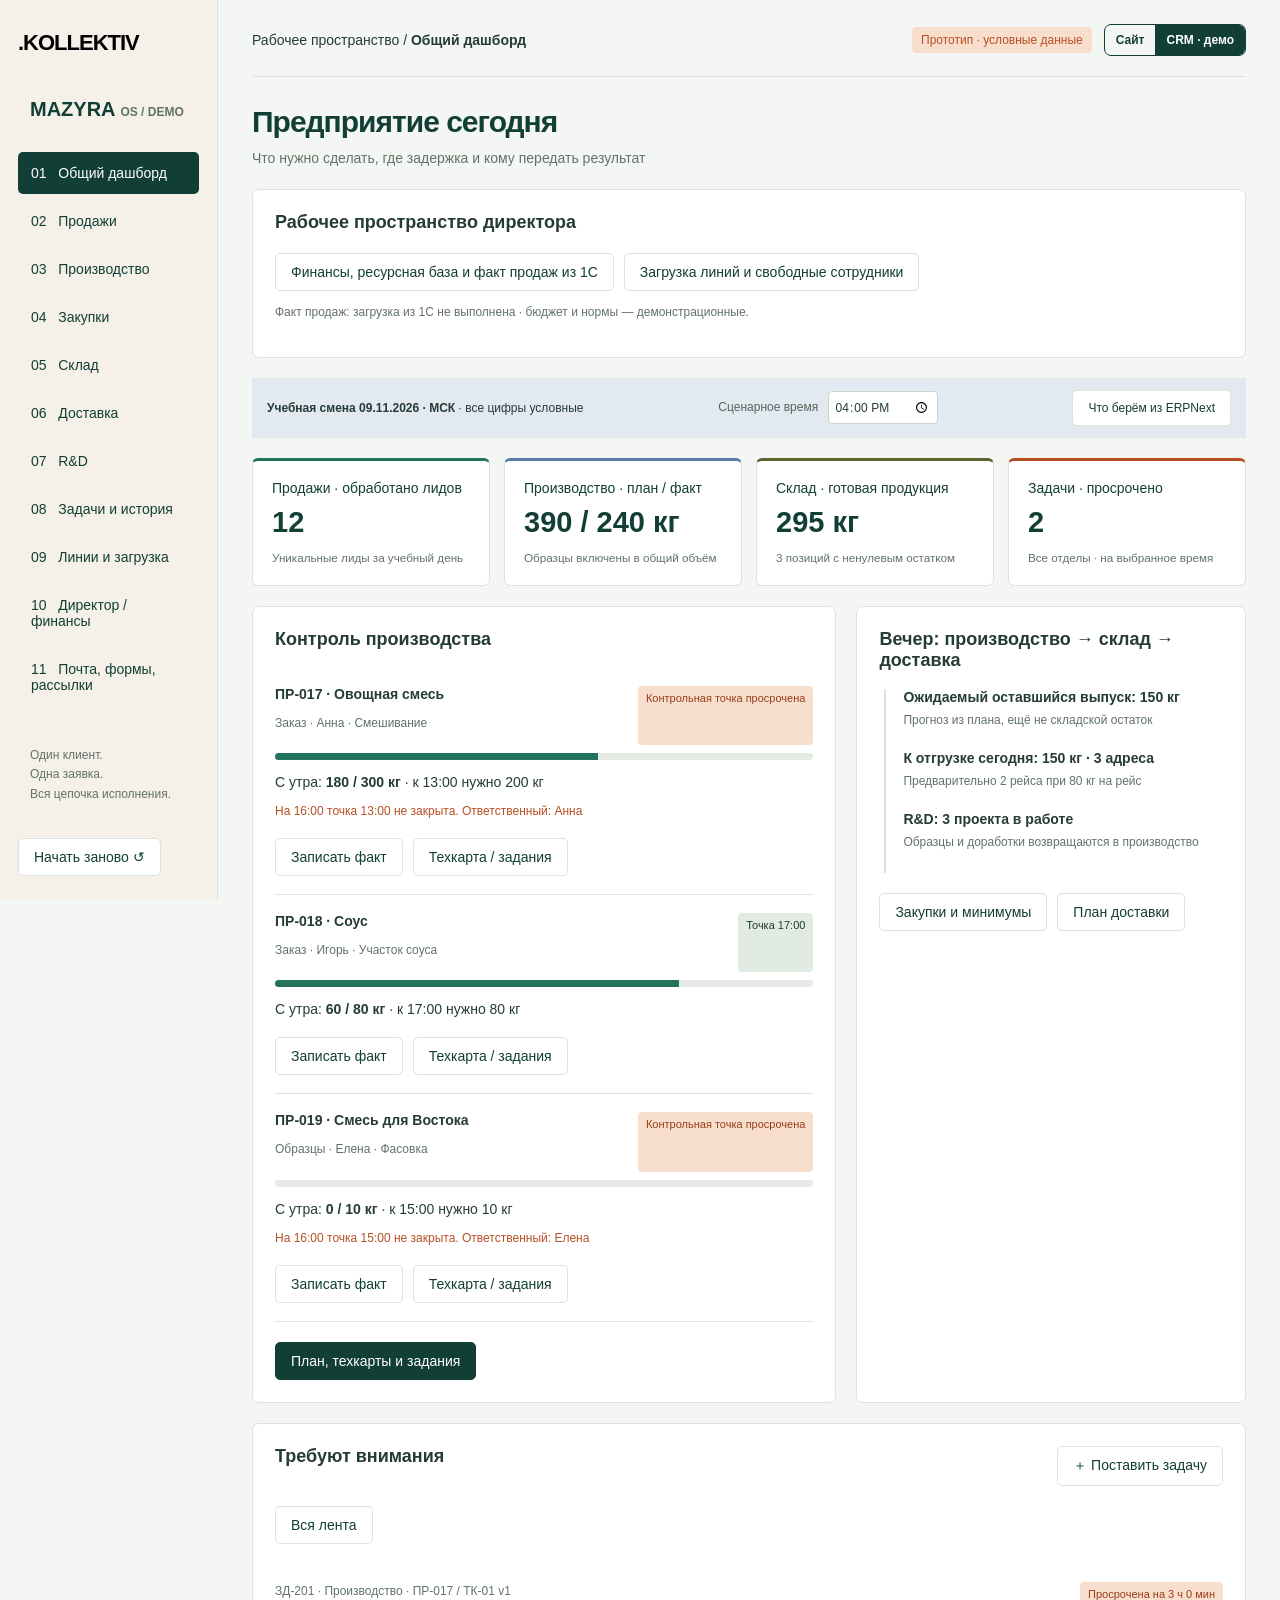
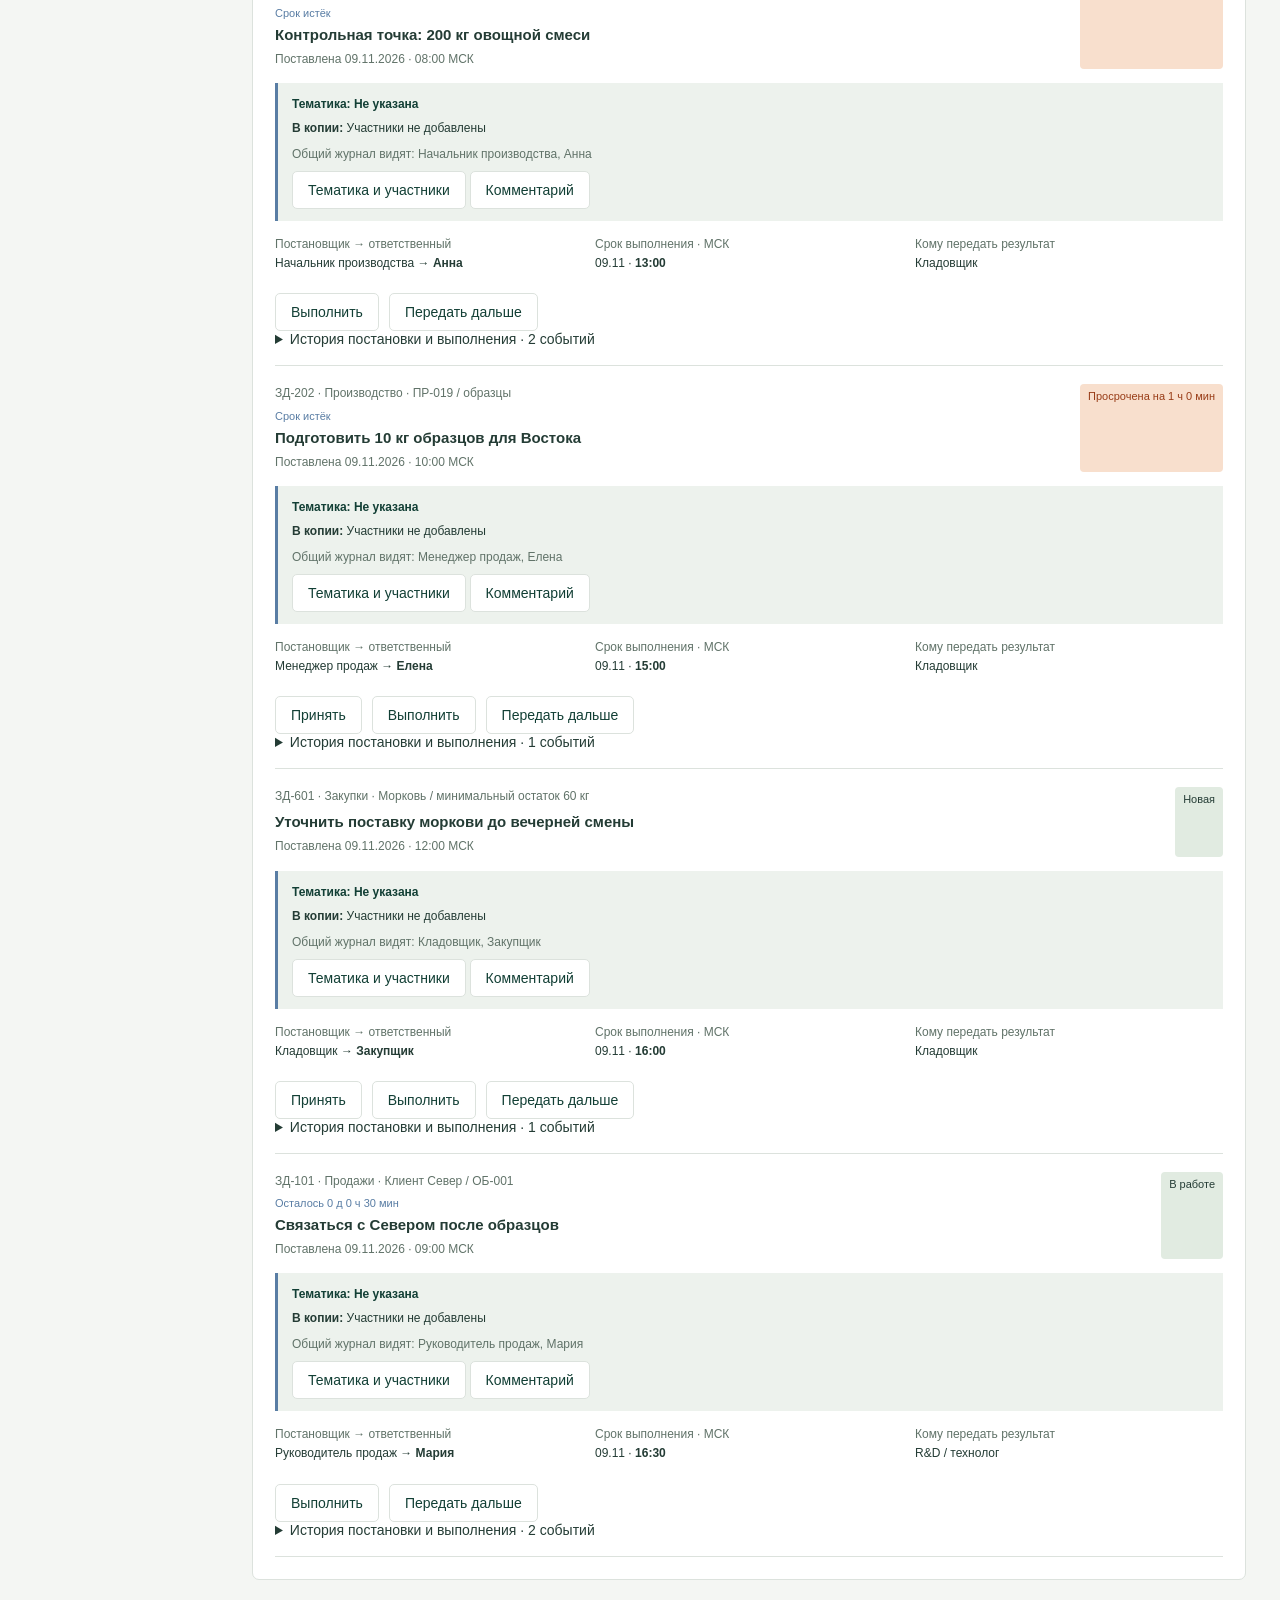
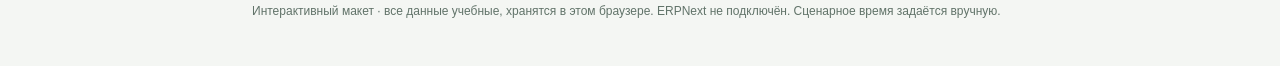
<file: crm/index.html>
<!doctype html><html lang="ru"><meta charset="utf-8"><meta name="viewport" content="width=device-width,initial-scale=1"><title>MAZYRA · рабочий прототип</title>
<style>
:root{--green:#123f35;--paper:#f5f1e9;--orange:#b64f24;--blue:#597da4;--line:#dce2dd}*{box-sizing:border-box}body{margin:0;background:#f4f6f3;color:#243c35;font:14px Arial,sans-serif}button,input,select,textarea{font:inherit}button{cursor:pointer;border:1px solid var(--line);border-radius:5px;padding:10px 15px;background:white;color:var(--green)}button:hover{border-color:var(--green)}button:focus-visible,input:focus-visible,select:focus-visible,textarea:focus-visible{outline:3px solid #ef8958;outline-offset:2px}.primary{background:var(--green);color:white;border-color:var(--green)}.shell{display:grid;grid-template-columns:218px 1fr;min-height:100vh}aside{background:var(--paper);border-right:1px solid var(--line);padding:30px 18px;position:sticky;top:0;height:100vh}.logo{color:#000;font-size:22px;font-weight:900;letter-spacing:-1px}.brand{margin:42px 12px 24px;font-size:20px;font-weight:bold;color:var(--green)}.sub{font-size:12px;color:#617369;line-height:1.6}nav button{display:block;width:100%;text-align:left;margin:6px 0;border:0;background:transparent;padding:13px}nav button.active{background:var(--green);color:white}main{padding:24px 34px;min-width:0}header{display:flex;justify-content:space-between;align-items:center;border-bottom:1px solid var(--line);padding-bottom:20px}.tag{display:inline-block;background:#e1ebe1;color:#123f35;padding:6px 9px;border-radius:4px;font-size:12px}.demo{color:var(--orange);background:#f8dfcd}.heading{display:flex;justify-content:space-between;align-items:center;margin:28px 0 20px;gap:16px}h1{font-size:30px;letter-spacing:-1px;margin:0 0 8px;color:var(--green)}h2{font-size:18px;margin:0 0 18px}h3{font-size:14px;margin:0 0 12px}.muted{color:#617369;line-height:1.6}.grid{display:grid;grid-template-columns:1.5fr 1fr;gap:20px}.panel{background:white;border:1px solid var(--line);border-radius:7px;padding:22px;margin-bottom:20px}.strip{display:flex;gap:6px;margin-bottom:24px;overflow:auto}.step{flex:1;min-width:110px;border-top:4px solid #dce2dd;padding:12px 8px;font-size:12px;line-height:1.5}.step.done{border-color:#24745d}.step.current{border-color:#b64f24;background:#f8dfcd}.kanban{display:grid;grid-template-columns:repeat(4,1fr);gap:12px}.lane{background:#edf1ec;border-radius:5px;padding:14px;min-height:220px}.deal{display:block;background:white;border:1px solid var(--line);padding:14px;margin:16px 0;text-align:left;width:100%;line-height:1.7}.event{border-left:2px solid #dce2dd;padding:0 0 20px 17px;margin-left:5px}.event b{display:block;margin-bottom:6px}.actions{display:flex;gap:10px;flex-wrap:wrap;margin-top:20px}table{width:100%;border-collapse:collapse;text-align:left;font-size:13px}th{font-weight:normal;color:#617369;background:#f5f7f4}td,th{padding:13px 10px;border-bottom:1px solid var(--line)}label{display:block;font-size:12px;color:#53665d;margin:14px 0 6px}input,select,textarea{width:100%;padding:10px;border:1px solid #c9d4cb;border-radius:4px;background:white;color:#243c35}textarea{min-height:90px}.fields{display:grid;grid-template-columns:1fr 1fr;gap:0 16px}.metric{font-size:28px;color:var(--green);margin:10px 0}.note{padding:13px 16px;background:#e2e9f0;border-left:3px solid #597da4;line-height:1.6;margin:16px 0}.gantt{min-width:750px}.gantt-head,.gantt-row{display:grid;grid-template-columns:190px 1fr;align-items:center;border-bottom:1px solid var(--line);min-height:80px}.hours{display:grid;grid-template-columns:repeat(8,1fr);font-size:11px;color:#617369}.track{position:relative;height:65px;background:repeating-linear-gradient(to right,transparent 0,transparent calc(12.5% - 1px),#e5eae5 calc(12.5% - 1px),#e5eae5 12.5%)}.bar{position:absolute;top:10px;height:42px;border:0;padding:6px 10px;overflow:hidden;text-align:left;font-size:12px;color:white}.scroll{overflow:auto}.station small{display:block;color:#617369;margin-top:7px}.people{display:grid;grid-template-columns:repeat(3,1fr);gap:12px}.person{padding:16px;background:#f4f6f3;line-height:1.8}.badge{color:#b64f24;font-size:12px}dialog{border:1px solid var(--line);border-radius:8px;width:600px;max-width:95vw;padding:26px}dialog::backdrop{background:#123f3560}.close{float:right}#toast{position:fixed;bottom:24px;right:24px;background:var(--green);color:white;padding:18px 24px;border-radius:6px;display:none;max-width:430px;z-index:10}.footer{margin:24px 0;color:#617369;font-size:12px}@media(max-width:1000px){.grid,.kanban{grid-template-columns:1fr 1fr}.shell{grid-template-columns:170px 1fr}main{padding:20px}.people{grid-template-columns:1fr}}@media(max-width:700px){.shell{display:block}aside{position:static;height:auto;padding:16px}.brand{margin:15px 0}nav{display:flex;overflow:auto}nav button{width:auto;white-space:nowrap}.grid,.kanban,.fields{grid-template-columns:1fr}header{gap:12px}.heading{align-items:flex-start;flex-direction:column}h1{font-size:26px}}@media print{aside,header,.heading,.strip,.actions,.footer,dialog,#toast{display:none!important}.shell{display:block}main{padding:0}.panel{break-inside:avoid}body{background:white}}
@media print{body.printing-task .shell{display:none!important}body.printing-task dialog[open]{display:block!important;position:static;width:100%;max-width:none;border:0}dialog button{display:none!important}}
.platform-return{position:fixed;right:20px;bottom:16px;z-index:30;background:#123f35;color:#fff;padding:11px 16px;border-radius:6px;text-decoration:none;font:13px Arial;box-shadow:0 2px 10px #0002}.platform-return:focus-visible{outline:3px solid #ef8958;outline-offset:3px}@media(max-width:700px){.platform-return{right:10px;bottom:8px;font-size:11px;padding:8px 10px}} </style><link rel="stylesheet" href="operations.css?v=communications-1"><div class="shell"><aside><div class="logo">.KOLLEKTIV</div><div class="brand">MAZYRA <span class="sub">OS / DEMO</span></div><nav id="nav"></nav><p class="sub" style="margin:34px 12px">Один клиент.<br>Одна заявка.<br>Вся цепочка исполнения.</p><button onclick="resetDemo()">Начать заново ↺</button></aside><main><header><span>Рабочее пространство / <b id="role">Продажи</b></span><div class="crm-header-actions"><span class="tag demo">Прототип · условные данные</span><nav class="platform-switch" aria-label="Переключение площадки"><a href="../">Сайт</a><a href="./" aria-current="page">CRM · демо</a></nav></div></header><div id="view"></div><div class="footer">Локальный макет · без подключения к почте, складу и учётной системе. Переключение экранов демонстрирует роли и не является разграничением доступа.</div></main></div><dialog id="modal"></dialog><div id="toast" role="status"></div>
<script>
const names=['Продажи','Производство','Склад','Доставка','Обратная связь / R&D'];let page=0;let state={stage:0,request:null,person:'Анна',feedback:'',rd:false,delivery:'Курьер',repeat:false};
const stages=['Заявка','Состав и склад','Комплектация','Изготовление','Готово на складе','Доставка','Обратная связь'];
function toast(t){let e=document.querySelector('#toast');e.textContent=t;e.style.display='block';clearTimeout(window.timer);window.timer=setTimeout(()=>e.style.display='none',4500)}
function go(n){page=n;render()}function advance(n,msg){state.stage=n;render();toast(msg)}function strip(){return '<div class="strip">'+stages.map((s,i)=>`<div class="step ${i<state.stage?'done':i===state.stage?'current':''}">0${i+1}<br>${s}</div>`).join('')+'</div>'}function heading(t,s,action=''){return `<div class="heading"><div><h1>${t}</h1><div class="muted">${s}</div></div>${action}</div>`}function btn(t,a,primary=true){return `<button class="${primary?'primary':''}" onclick="${a}">${t}</button>`}function req(){return state.request?`${state.repeat?'Заказ':'Образцы'} · ${safe(state.request.product)} · ${state.request.count} уп. × ${state.request.weight} кг`:'Заявка ещё не отправлена'}
function render(){document.querySelector('#role').textContent=names[page];document.querySelector('#nav').innerHTML=names.map((n,i)=>`<button class="${page===i?'active':''}" onclick="go(${i})">0${i+1} &nbsp; ${n}</button>`).join('');document.querySelector('#view').innerHTML=[sales,production,warehouse,delivery,feedback][page]();}
function sales(){return heading('От первого контакта — к заказу','Клиент, письма, звонки и исполнение в одном рабочем пространстве',btn('＋ Заявка на образцы','sampleForm()'))+`<div class="kanban">${['База / контакт','Диалог и интерес','Образцы и отзыв','Заказ / повтор'].map((x,i)=>`<section class="lane"><h3><span style="color:${['#24745d','#597da4','#b64f24','#586531'][i]}">0${i+1}</span> ${x}</h3>${i===(state.repeat?3:state.request?2:1)?'<button class="deal" onclick="sampleForm()"><b>Север · тестовый клиент</b><br>Овощная смесь с соусом<br><span class="tag">'+(state.request?stages[state.stage]:'Обсуждаем образцы')+'</span></button>':'<span class="sub">Нет других сделок в демо</span>'}</section>`).join('')}</div><div class="grid" style="margin-top:20px"><section class="panel"><h2>Север / единая история</h2><div class="event"><b>Письмо · знакомство с ассортиментом</b><span class="muted">Предложили смеси и новинки. Контакт: тестовый закупщик.</span></div><div class="event"><b>Звонок · интерес к образцам</b><span class="muted">Нужна смесь с соусом, фасовка по 1 кг.</span></div>${state.request?'<div class="event"><b>'+req()+'</b><span class="tag">'+stages[state.stage]+'</span></div>':''}${state.feedback?'<div class="event"><b>Отзыв клиента</b><span id="safe-feedback"></span></div>':''}<div class="actions">${btn('Записать звонок',"activity('Звонок')",false)}${btn('Записать письмо',"activity('Письмо')",false)}</div><div id="activities"></div></section><section class="panel"><h2>Следующее действие</h2><p class="muted">${state.stage>=6?'Узнать про образцы: получить отзыв и договориться о заказе.':state.request?'Контролировать исполнение заявки. После вручения появится задача получить отзыв.':'Уточнить состав и отправить заявку начальнику производства.'}</p>${state.stage>=6?btn('Узнать про образцы','go(4)'):btn(state.request?'Открыть исполнение':'Создать заявку',state.request?'go(1)':'sampleForm()')}<hr style="border:0;border-top:1px solid #dce2dd;margin:24px 0"><h3>Заявки и заказы</h3><p>${req()}</p><span class="sub">Переписка здесь демонстрационная; отправка писем не подключена.</span></section></div>`}
function sampleForm(){document.querySelector('#modal').innerHTML=`<button class="close" onclick="modal.close()">Закрыть</button><h2>Заявка на образцы</h2><p class="muted">Север · менеджер Мария · данные учебные</p><form onsubmit="sendSample(event)"><label>Наименование *</label><input name="product" required value="Овощная смесь с соусом"><div class="fields"><div><label>Вес упаковки, кг *</label><input name="weight" type="number" min="0.01" step="0.01" value="1" required></div><div><label>Количество упаковок *</label><input name="count" type="number" min="1" step="1" value="10" required></div><div><label>Себестоимость, за упаковку</label><input disabled value="Требует расчёта по партиям"></div><div><label>Цена продажи, за упаковку *</label><input name="price" type="number" min="0" step="0.01" value="0" required></div><div><label>Желаемая дата *</label><input name="date" type="date" required value="2026-11-12"></div><div><label>Образцы *</label><select name="payment"><option>Бесплатные</option><option>Платные</option></select></div></div><label>Получатель и адрес *</label><input name="address" required value="Тестовый закупщик · демонстрационный адрес"><div class="actions"><button class="primary">Отправить запрос</button></div></form>`;document.querySelector('#modal').showModal()}
function sendSample(e){e.preventDefault();state.request=Object.fromEntries(new FormData(e.target));state.stage=1;document.querySelector('#modal').close();go(1);toast('Заявка № О-001 передана начальнику производства')}
function production(){if(!state.request)return heading('Производство','Начните с заявки менеджера')+btn('Создать заявку','sampleForm()');return heading('Производство / О-001',req(),btn('Печать заданий','printTasks()',false))+strip()+`<div class="grid"><section class="panel"><h2>Состав и технологическая карта</h2><span class="tag">ТК-01 · версия 1 · демонстрация</span><p class="muted">Общий вес: ${(Number(state.request.count)*Number(state.request.weight)).toFixed(2)} кг. Учебная рецептура: 80% смеси + 20% соуса.</p><table><tr><th>Компонент</th><th>Доля</th><th>Маршрут</th></tr><tr><td>Овощная основа</td><td>80%</td><td>Подготовка → смешивание</td></tr><tr><td>Соус</td><td>20%</td><td>Параллельный участок соуса</td></tr><tr><td>Упаковка</td><td>${state.request.count} шт.</td><td>Фасовка и маркировка</td></tr></table><div class="actions">${state.stage===1?btn('Передать на проверку склада',"advance(2,'Склад получил состав и потребность');go(2)"):btn('Открыть комплектование','go(2)',false)}${state.stage===3?btn('Завершить изготовление',"advance(4,'Готовая продукция передана на приёмку склада')"):''}</div></section><section class="panel"><h2>Подготовка рабочих мест</h2><p class="muted">Начальник производства распределяет сырьё, ассортимент и инструмент по станциям. Склад комплектует партии; сотрудники получают задания.</p><p>01 &nbsp; Подготовка: ножи, весы, лотки</p><p>02 &nbsp; Смешивание: смеситель, мерная тара</p><p>03 &nbsp; Соус: котёл, мерный инструмент</p><p>04 &nbsp; Фасовка: весы, упаковка, этикетки</p></section></div><section class="panel"><h2>Маршрутизация производства</h2><p class="muted">Учебная смена · 4 станции · 4 процесса · 3 сотрудника. Нажмите на операцию для задания и замены сотрудника.</p><div class="scroll"><div class="gantt"><div class="gantt-head"><span>Станция / сотрудник</span><div class="hours">${['08:00','09:00','10:00','11:00','12:00','13:00','14:00','15:00'].map(x=>'<span>'+x+'</span>').join('')}</div></div>${[['Подготовка','Анна',0,22,'#24745d'],['Смешивание',state.person,25,22,'#597da4'],['Соус','Игорь',0,46,'#b64f24'],['Фасовка','Елена',50,34,'#586531']].map((r,i)=>`<div class="gantt-row"><div class="station">${r[0]}<small>${r[1]}</small></div><div class="track"><button class="bar" style="left:${r[2]}%;width:${r[3]}%;background:${r[4]}" onclick="task(${i})">${r[0]}<br>О-001</button></div></div>`).join('')}</div></div><div class="note">Сначала подготовка → затем смешивание. Соус готовится параллельно. Фасовка начинается после готовности смеси и соуса. Это пример маршрута, а не расчёт реальной мощности.</div><h3>Люди и взаимозаменяемость</h3><div class="people"><div class="person"><b>Анна</b><br>Подготовка · смешивание<br><span class="sub">Может заменить на смешивании</span></div><div class="person"><b>Игорь</b><br>Соус<br><span class="sub">Занят параллельной операцией</span></div><div class="person"><b>Елена</b><br>Смешивание · фасовка<br><span class="sub">Может выполнить смешивание до фасовки</span></div></div></section>`}
function warehouse(){if(!state.request)return heading('Склад','Здесь появится потребность из заявки')+btn('В продажи','go(0)');let total=Number(state.request.count)*Number(state.request.weight);return heading('Склад / комплектация',req())+strip()+`<section class="panel"><h2>Партии к подбору · FIFO</h2><p class="muted">Сначала раннее поступление среди разрешённых партий с действующим сроком годности. Остатки и цены в этом примере условные.</p><table><tr><th>Компонент / партия</th><th>Поступление</th><th>Доступно</th><th>Потребность</th><th>Решение</th></tr><tr><td>Основа · V-01</td><td>01.11.2026</td><td>${(total*.5).toFixed(2)} кг</td><td rowspan="2">${(total*.8).toFixed(2)} кг</td><td><span class="tag">Первая к списанию</span></td></tr><tr><td>Основа · V-02</td><td>05.11.2026</td><td>${total.toFixed(2)} кг</td><td>Дополнить ${(total*.3).toFixed(2)} кг</td></tr><tr><td>Компоненты соуса · S-01</td><td>03.11.2026</td><td>${total.toFixed(2)} кг</td><td>${(total*.2).toFixed(2)} кг</td><td>Достаточно</td></tr><tr><td>Упаковка · U-01</td><td>02.11.2026</td><td>${Number(state.request.count)+30} шт.</td><td>${state.request.count} шт.</td><td>Достаточно</td></tr></table><div class="note">При нехватке — запрос на закупку или корректировка плана. Заблокированная или просроченная партия не может быть выдана.</div><div class="actions">${state.stage===2?btn('Скомплектовать и передать в производство',"advance(3,'Сырьё по партиям и инструмент переданы станциям');go(1)"):''}${state.stage===4?btn('Принять готовую продукцию',"advance(5,'Готовая партия FG-001 на складе. Можно организовать доставку');go(3)"):''}</div></section><section class="panel"><h2>Готовая продукция</h2><p>${state.stage>=4?'Партия FG-001 · '+state.request.count+' упаковок · '+(state.stage===4?'Ожидает приёмки':'Принята на склад'):'Появится после изготовления и передачи на склад.'}</p></section>`}
function delivery(){return heading('Доставка / передача клиенту',req())+strip()+`<section class="panel"><h2>Кто доставит образцы?</h2><p class="muted">Заказать внешнюю доставку или поручить менеджеру. Здесь выбор фиксирует сценарий; реальный перевозчик не вызывается.</p><label>Способ доставки</label><select id="deliveryMode" onchange="state.delivery=this.value"><option ${state.delivery==='Курьер'?'selected':''}>Курьер</option><option ${state.delivery==='Менеджер'?'selected':''}>Менеджер</option></select><div class="actions">${state.stage===5?btn('Подтвердить вручение клиенту',"advance(6,'Менеджеру создана задача: Узнать про образцы');go(4)"):'<span class="tag">'+(state.stage>=6?'Вручено · '+state.delivery:'Сначала изготовьте и примите продукцию на склад')+'</span>'}</div></section>`}
function feedback(){return heading('Обратная связь → следующий заказ','Менеджер закрывает цикл; замечания получает R&D')+strip()+`<div class="grid"><section class="panel"><h2>Узнать про образцы</h2><p class="muted">${state.stage>=6?'Образцы вручены. Свяжитесь с клиентом и запишите результат.':'Задача активируется после вручения клиенту.'}</p><form onsubmit="saveFeedback(event)"><label>Результат</label><select name="result"><option>Понравилось · готов обсуждать заказ</option><option>Нужна доработка</option><option>Не подошло</option></select><label>Комментарий клиента</label><textarea name="comment" placeholder="Вкус, состав, фасовка, пожелания"></textarea><div class="actions"><button class="primary" ${state.stage<6?'disabled':''}>Сохранить отзыв и передать комментарий в R&D</button></div></form>${state.feedback?'<p class="tag">Отзыв сохранён</p>':''}<div class="actions">${state.feedback?btn('Создать заказ на основе образцов','repeatOrder()'):''}</div></section><section class="panel"><h2>R&D / очередь изменений</h2><div id="rdText" class="muted">${state.rd?'Замечание клиента зарегистрировано по заявке О-001. Требуется решение технолога.':'Здесь появятся комментарии к продукту.'}</div><p class="sub">Комментарий сам по себе не изменяет действующую рецептуру. Новая версия проходит отдельное согласование.</p></section></div>`}
function saveFeedback(e){e.preventDefault();let f=new FormData(e.target);state.feedback=f.get('result')+(f.get('comment').trim()?' · '+f.get('comment').trim():'');state.rd=!!f.get('comment').trim();render();if(state.rd)document.querySelector('#rdText').textContent=state.feedback;toast(state.rd?'Отзыв сохранён. Комментарий передан R&D':'Отзыв сохранён; комментария для R&D нет')}
function repeatOrder(){state.repeat=true;state.stage=1;go(1);toast('Заказ создан на основе образцов. Повторяется тот же маршрут исполнения')}
function task(i){let titles=['Подготовка','Смешивание','Соус','Фасовка'];document.querySelector('#modal').innerHTML=`<button class="close" onclick="modal.close()">Закрыть</button><h2>О-001 / ${titles[i]}</h2><p class="muted">Технологическая карта ТК-01 · версия 1</p><p>Продукт: ${safe(state.request.product)}</p><p>Выпуск: ${state.request.count} уп. × ${state.request.weight} кг</p><p>Перед началом: получить комплект сырья и инструмент, проверить рабочее место.</p>${i===1?'<label>Исполнитель / доступная замена</label><select id="worker"><option>Анна</option><option>Елена</option></select><div class="note">Обе сотрудницы обучены смешиванию. Елена свободна до фасовки; Игорь занят соусом и не предлагается.</div><button class="primary" onclick="state.person=document.querySelector(\'#worker\').value;modal.close();render();toast(\'Исполнитель изменён в плане\')">Назначить</button>':'<p class="tag">Задание станции</p>'}<div class="actions"><button onclick="window.print()">Печать задания</button></div>`;document.querySelector('#modal').showModal()}
function printTasks(){toast('Для печати нажмите на нужную операцию диаграммы и выберите «Печать задания»')}
function activity(type){document.querySelector('#modal').innerHTML='<button class="close" onclick="modal.close()">Закрыть</button><h2>'+type+'</h2><form onsubmit="addActivity(event)"><label>Итог контакта</label><textarea name="text" required></textarea><button class="primary">Сохранить</button></form>';document.querySelector('#modal').showModal()}
function addActivity(e){e.preventDefault();let p=document.createElement('p');p.textContent=new FormData(e.target).get('text');document.querySelector('#activities').append(p);document.querySelector('#modal').close();toast('Контакт записан в текущем экране демо')}
function safe(s){let e=document.createElement('span');e.textContent=s;return e.innerHTML}
function resetDemo(){state={stage:0,request:null,person:'Анна',feedback:'',rd:false,delivery:'Курьер',repeat:false};go(0);toast('Демонстрация начата заново')}
window.addEventListener('beforeprint',()=>document.body.classList.toggle('printing-task',document.querySelector('#modal').open));window.addEventListener('afterprint',()=>document.body.classList.remove('printing-task'));
render();
</script><script src="documents.js"></script><script src="operations.js"></script><script src="task-collaboration.js?v=1"></script><script src="sample-routes.js?v=1"></script><script src="planning-math.js?v=1"></script><script src="workspace-blocks.js?v=1"></script><script src="daily-production.js?v=1"></script><script src="communications.js?v=1"></script></html>
</file>
<file: crm/operations.css>
.summary-grid{display:grid;grid-template-columns:repeat(4,minmax(0,1fr));gap:14px;margin:20px 0}.summary-card{background:white;border:1px solid var(--line);border-top:3px solid #24745d;border-radius:6px;padding:19px;text-align:left}.summary-card strong{display:block;font-size:29px;margin:10px 0;color:#123f35}.summary-card small{color:#617369;line-height:1.5}.summary-card.blue{border-top-color:#597da4}.summary-card.orange{border-top-color:#b64f24}.summary-card.olive{border-top-color:#586531}.ops-banner{display:flex;align-items:center;justify-content:space-between;gap:12px;flex-wrap:wrap;padding:12px 15px;background:#e2e9f0;margin:18px 0;font-size:12px}.ops-banner input{display:inline-block;width:110px;padding:6px;margin-left:6px}.pill{display:inline-block;border-radius:4px;padding:5px 8px;font-size:11px;background:#e1ebe1;line-height:1.3}.pill.late{background:#f8dfcd;color:#983c17}.pill.blue{background:#e2e9f0;color:#365b80}.task-card{padding:18px 0;border-bottom:1px solid var(--line)}.task-head{display:flex;justify-content:space-between;gap:12px}.task-title{font-weight:bold;font-size:15px;margin:7px 0}.task-meta{display:grid;grid-template-columns:repeat(3,1fr);gap:12px;margin:13px 0;font-size:12px;line-height:1.6}.task-meta span{color:#617369;display:block}.task-log{padding:12px 16px;background:#f4f6f3;line-height:1.8;font-size:12px;margin-top:12px}.task-toolbar{display:flex;gap:8px;align-items:center;flex-wrap:wrap;margin:20px 0}.task-toolbar select{width:auto;min-width:180px}.progress{height:7px;background:#e5eae5;border-radius:4px;margin:8px 0;overflow:hidden}.progress i{display:block;height:100%;background:#24745d}.rd-board{display:grid;grid-template-columns:repeat(3,1fr);gap:13px}.rd-card{border:1px solid var(--line);padding:18px;background:white;border-top:3px solid #597da4;border-radius:5px}.rd-stages{display:flex;gap:5px;flex-wrap:wrap;margin:12px 0}.rd-stages span{font-size:10px;padding:4px;background:#edf1ec}.rd-stages .selected{background:#123f35;color:white}.source-table td{vertical-align:top;line-height:1.6}.route-result{background:#e1ebe1;padding:18px;margin-top:15px;line-height:1.7}.ops-panel-link{float:right;font-size:12px}.small-table{overflow:auto}.small-table table{min-width:580px}.print-sheet{display:none}.linkish{background:none;border:0;text-decoration:underline;padding:4px;color:#123f35}.shift-heading{display:flex;justify-content:space-between;align-items:center;gap:12px}.clock-warning{border-left:4px solid #b64f24;background:#fff4eb;padding:15px;margin:15px 0;line-height:1.6}@media(max-width:1100px){.summary-grid{grid-template-columns:repeat(2,1fr)}.rd-board{grid-template-columns:1fr}.task-meta{grid-template-columns:1fr 1fr}}@media(max-width:700px){.summary-grid{grid-template-columns:1fr 1fr}.summary-card{padding:13px}.summary-card strong{font-size:23px}.task-meta{grid-template-columns:1fr}.task-head,.shift-heading{flex-direction:column}.ops-panel-link{float:none}}@media print{body.printing-all .shell,body.printing-all dialog{display:none!important}body.printing-all .print-sheet{display:block!important}.print-sheet section{break-after:page}.print-sheet h1{font-size:24px}.print-sheet p{line-height:1.8}}

.task-collaboration{margin:14px 0;padding:12px 14px;background:#edf2ed;border-left:3px solid #597da4}.task-collaboration p{margin:8px 0;font-size:12px;line-height:1.5}.topic-tag{font-size:12px;font-weight:bold;color:#123f35}.task-toolbar>div{flex:1;min-width:180px}.task-toolbar>div select,.task-toolbar>div input{width:100%;min-width:0}

.rd-route-options{display:grid;grid-template-columns:1fr 1fr;gap:14px;margin:20px 0}.rd-route-options button{text-align:left;padding:20px;line-height:1.6}.rd-route-options span{display:block;font-size:12px;margin-top:12px}.rd-sample-card{border-top:1px solid #d6dfd5;padding:22px 0;margin-top:18px}.rd-sample-card h3{font-size:18px;margin:12px 0}.rd-sample-card>p{font-size:13px;line-height:1.6}.rd-confirm{display:flex;align-items:center;gap:10px;margin:20px 0}.rd-confirm input{width:auto}@media(max-width:700px){.rd-route-options{grid-template-columns:1fr}}

.platform-switch{display:inline-flex!important;align-items:center;border:1px solid currentColor;border-radius:7px;overflow:hidden;white-space:nowrap;line-height:1.4;flex-shrink:0}.platform-switch a{display:block!important;padding:8px 11px;text-decoration:none;font:600 12px Arial,sans-serif;color:inherit}.platform-switch a[aria-current="page"]{background:#f5f1e9;color:#123f35}.platform-switch a:focus-visible{outline:3px solid #ef8958;outline-offset:-3px}.header-actions .platform-switch{color:inherit}@media(max-width:480px){.platform-switch a{font-size:11px;padding:7px 9px}}
.crm-header-actions{display:flex;align-items:center;justify-content:flex-end;gap:12px;margin-left:auto}.shell main>header{gap:14px;flex-wrap:wrap}.crm-header-actions .platform-switch{color:#123f35}.crm-header-actions .platform-switch a[aria-current="page"]{background:#123f35;color:white}.cost-fields{display:grid;grid-template-columns:repeat(2,minmax(0,1fr));gap:12px;margin:15px 0}.cost-fields label{margin:0;font-size:12px}.resource-grid{display:grid;grid-template-columns:repeat(3,minmax(0,1fr));gap:16px}.resource-card{border:1px solid #d2ddd0;border-top:3px solid #597da4;padding:18px;min-width:0}.resource-card h3{font-size:18px}.resource-card p{font-size:12px;line-height:1.6}.resource-card input{width:100%;min-width:0}.finance-result,.capacity-result{background:#e8efe7;padding:12px;color:#123f35}.demo-note{font-size:12px;padding:12px 15px;background:#f8dfcd;color:#7a391e}.line-plan{min-width:750px}.line-plan-head{display:grid;grid-template-columns:250px 1fr;border-bottom:1px solid #d6dfd5;padding:12px 0}.line-plan-head>div{display:flex;justify-content:space-between;font-size:12px}.line-plan-row{display:grid;grid-template-columns:250px 1fr;gap:0;align-items:center;min-height:82px;border-bottom:1px solid #d6dfd5}.line-plan-row>div:first-child span{display:block;font-size:12px;color:#53665d;margin-top:8px}.line-track{position:relative;height:42px;background:repeating-linear-gradient(to right,transparent 0,transparent calc(16.666% - 1px),#d6dfd5 calc(16.666% - 1px),#d6dfd5 16.666%)}.line-track>span{position:absolute;height:40px;display:flex;align-items:center;justify-content:center;padding:4px;font-size:11px;border:2px solid white;overflow:hidden;white-space:nowrap}.line-busy{color:white}.tone-0{background:#24745d}.tone-1{background:#597da4}.tone-2{background:#b64f24}.line-free{background:#e8efe7;color:#123f35}.panel:has(.line-plan){overflow:auto}.lead-funnel{display:grid;grid-template-columns:repeat(6,minmax(0,1fr));gap:8px;margin:18px 0}.lead-funnel>div{background:#e2e9f0;border-top:3px solid #597da4;padding:13px 10px}.lead-funnel span{font-size:11px;color:#597da4}.lead-funnel b{display:block;font-size:12px;margin:7px 0}.lead-funnel strong{font-size:23px}.lead-funnel>div:nth-child(n+4){background:#e8efe7;border-color:#24745d}.lot-label{border:1px solid #123f35;padding:25px;line-height:1.7;max-width:420px}.barcode-demo{height:55px;margin:20px 0;background:repeating-linear-gradient(90deg,#123f35 0,#123f35 1px,white 1px,white 3px,#123f35 3px,#123f35 5px,white 5px,white 8px);max-width:280px}.task-countdown{font-size:11px;color:#597da4;margin:6px 0}@media(max-width:1150px){.resource-grid{grid-template-columns:1fr}.lead-funnel{grid-template-columns:repeat(3,1fr)}}@media(max-width:700px){.crm-header-actions{width:100%;justify-content:space-between}.cost-fields{grid-template-columns:1fr}.resource-card{padding:13px}.lead-funnel{grid-template-columns:repeat(2,1fr)}}
.daily-note{padding:14px 18px;background:#e8efe7;color:#34584d;line-height:1.5}.daily-products{display:grid;grid-template-columns:1fr 1fr;gap:14px 24px}.daily-product{display:grid;grid-template-columns:30px 1fr 105px;align-items:center;gap:10px;border-bottom:1px solid #dde2da;padding:12px 0}.daily-product .sub{display:block;margin-top:5px}.daily-code{padding:7px;text-align:center;color:white;border-radius:4px;font-weight:700}.daily-product input{width:76px}.daily-scroll{overflow:auto;padding-top:14px}.daily-gantt{min-width:780px}.daily-gantt-row{display:grid;grid-template-columns:170px 1fr 90px;gap:22px;align-items:center;margin-bottom:24px}.daily-gantt-row small{display:block;font-size:12px;margin-top:7px;color:#53665d}.daily-axis{font-size:11px;color:#53665d;margin-bottom:18px}.daily-axis>div{position:relative;height:20px;margin-right:0}.daily-axis>div span{position:absolute;transform:translateX(-50%);white-space:nowrap}.daily-track{position:relative;height:36px;background:repeating-linear-gradient(to right,transparent 0,transparent calc(10% - 1px),#cad2c8 calc(10% - 1px),#cad2c8 10%),#e4e8df;border-radius:3px}.daily-track>span{position:absolute;height:100%;display:flex;align-items:center;justify-content:center;color:#fff;font-size:12px;border-right:2px solid #f5f1e9;box-sizing:border-box;border-radius:3px;overflow:hidden}.daily-settings{display:grid;grid-template-columns:repeat(3,1fr);gap:18px;margin-bottom:25px}.daily-settings input{display:block;width:100%;margin-top:8px}.daily-persons{display:grid;grid-template-columns:1fr 1fr;gap:24px}.daily-persons article{border-top:2px solid #597da4}.daily-persons p{line-height:1.5}.daily-warning{padding:15px;background:#f7dfcf;color:#843d20} @media(max-width:900px){.daily-products,.daily-persons{grid-template-columns:1fr}.daily-settings{grid-template-columns:1fr 1fr}}
.comm-flow{display:flex;align-items:center;gap:12px;flex-wrap:wrap;margin:20px 0}.comm-flow span{background:#e8efe7;border-bottom:3px solid #597da4;padding:14px}.comm-flow b{color:#b64f24}#nav{overflow-y:auto;max-height:72vh}
</file>
